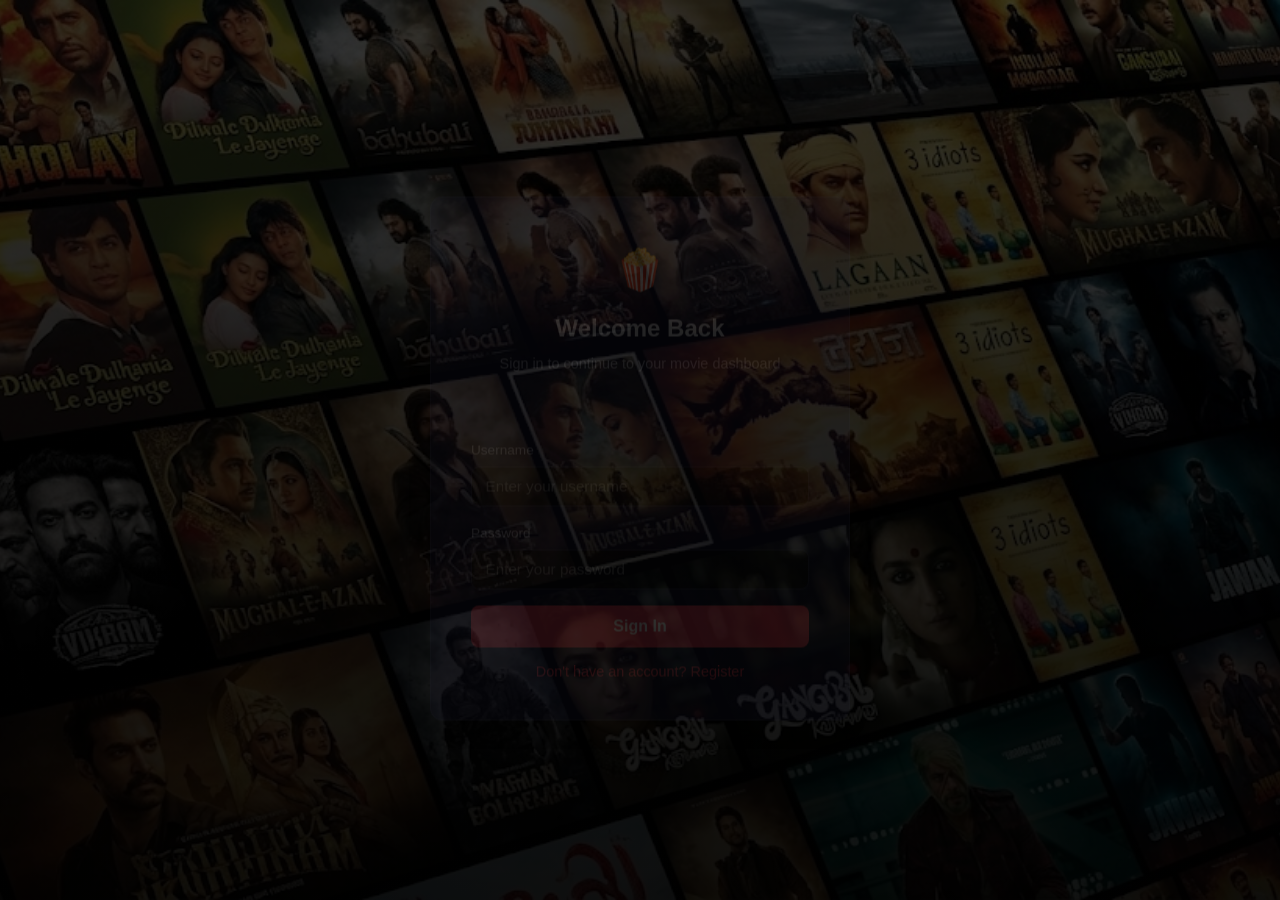
<file: index.html>
<!DOCTYPE html>
<html>
<head>
  <meta charset="UTF-8">
  <meta http-equiv="refresh" content="0; url=movie-recommendation-system/index.html">
  <title>Movie Recommendation System</title>
</head>
<body>
  <p>Redirecting... <a href="movie-recommendation-system/index.html">Click here if not redirected.</a></p>
</body>
</html>
</file>
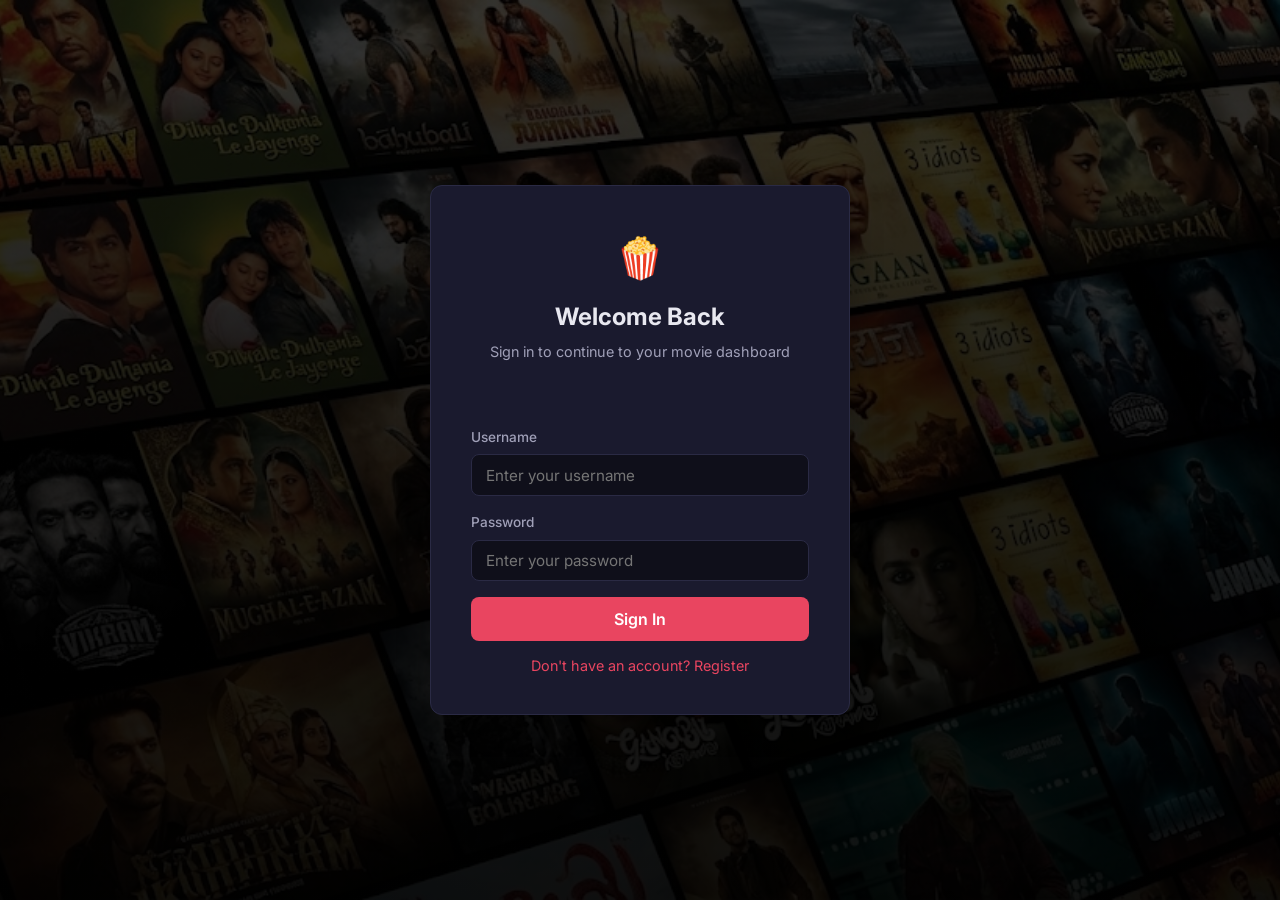
<file: movie-recommendation-system/index.html>
<!DOCTYPE html>
<html lang="en">
<head>
  <meta charset="UTF-8">
  <meta name="viewport" content="width=device-width, initial-scale=1.0">
  <meta name="description" content="Context-Aware Rule-Based Movie Recommendation System — Login">
  <title>CineRule | Login</title>
  <link rel="icon" href="data:image/svg+xml,<svg xmlns=%22http://www.w3.org/2000/svg%22 viewBox=%220 0 100 100%22><text y=%22.9em%22 font-size=%2290%22>🍿</text></svg>">
  <link rel="stylesheet" href="css/style.css">
  <meta name="referrer" content="no-referrer">
</head>
<body>

  <div class="auth-container">
    <div class="auth-card">
      <div class="auth-logo">🍿</div>
      <h1 id="formTitle">Welcome Back</h1>
      <p class="subtitle" id="formSubtitle">Sign in to continue to your movie dashboard</p>

      <div id="authMessage" class="auth-msg"></div>

      <!-- LOGIN FORM -->
      <div id="loginSection">
        <form id="loginForm">
          <div class="form-group">
            <label for="loginUser">Username</label>
            <input type="text" id="loginUser" placeholder="Enter your username" autocomplete="username">
          </div>
          <div class="form-group">
            <label for="loginPass">Password</label>
            <input type="password" id="loginPass" placeholder="Enter your password" autocomplete="current-password">
          </div>
          <button type="submit" class="btn btn-primary">Sign In</button>
        </form>
      </div>

      <!-- REGISTER FORM -->
      <div id="registerSection" class="hidden">
        <form id="registerForm">
          <div class="form-group">
            <label for="regUser">Username</label>
            <input type="text" id="regUser" placeholder="Choose a username" autocomplete="username">
          </div>
          <div class="form-group">
            <label for="regPass">Password</label>
            <input type="password" id="regPass" placeholder="Create a password" autocomplete="new-password">
          </div>
          <div class="form-group">
            <label for="regConfirm">Confirm Password</label>
            <input type="password" id="regConfirm" placeholder="Confirm your password" autocomplete="new-password">
          </div>
          <button type="submit" class="btn btn-primary">Create Account</button>
        </form>
      </div>

      <button class="toggle-btn" id="toggleFormBtn">Don't have an account? Register</button>
    </div>
  </div>

  <script src="js/security.js?v=30"></script>
  <script src="js/auth.js?v=30"></script>
</body>
</html>
</file>
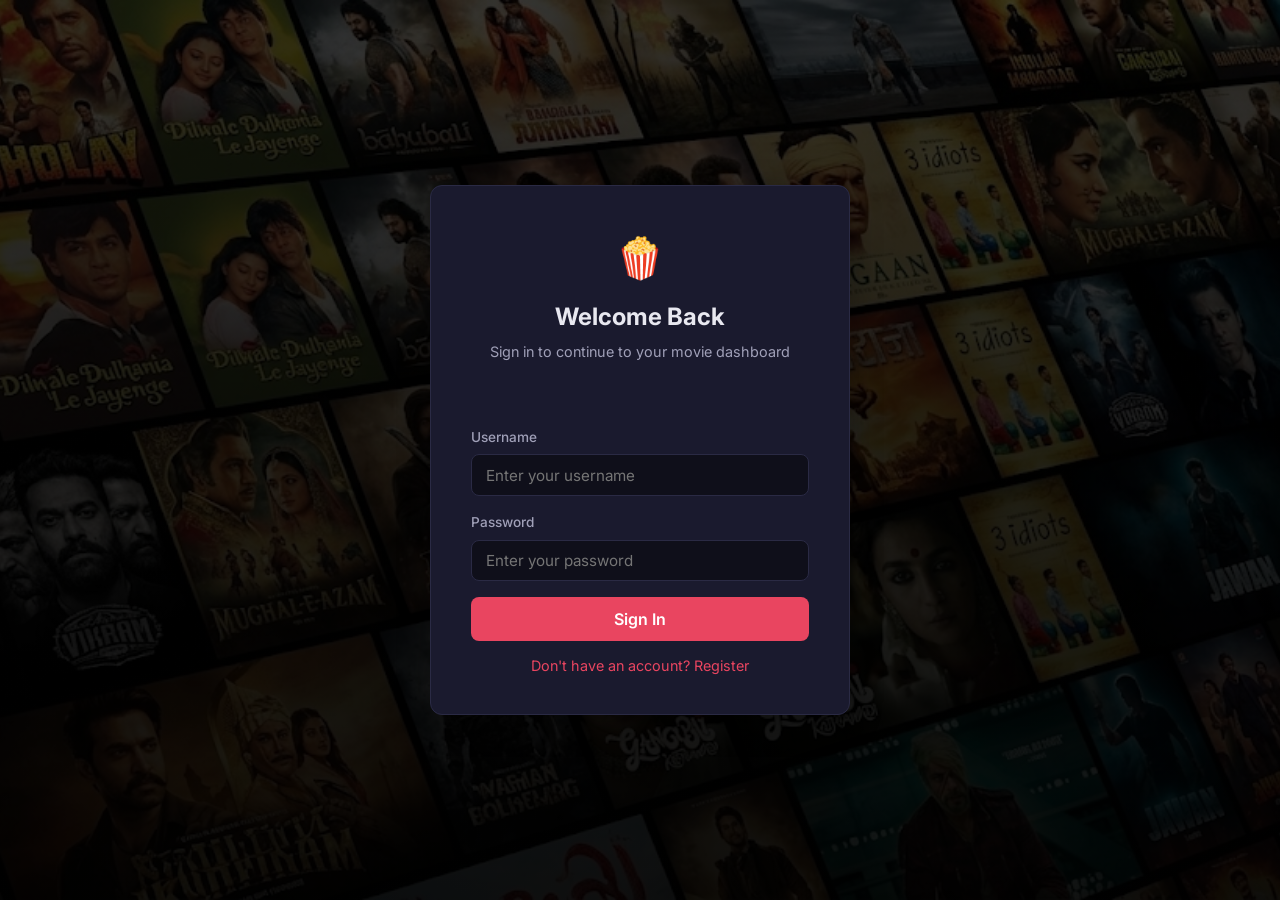
<file: movie-recommendation-system/admin.html>
<!DOCTYPE html>
<html lang="en">
<head>
  <meta charset="UTF-8">
  <meta name="viewport" content="width=device-width, initial-scale=1.0">
  <meta name="description" content="Admin Panel — Context-Aware Rule-Based Movie Recommendation System">
  <title>CineRule | Admin Panel</title>
  <link rel="icon" href="data:image/svg+xml,<svg xmlns=%22http://www.w3.org/2000/svg%22 viewBox=%220 0 100 100%22><text y=%22.9em%22 font-size=%2290%22>🍿</text></svg>">
  <link rel="stylesheet" href="css/style.css?v=30">
  <link rel="stylesheet" href="css/netflix.css?v=30">
  <meta name="referrer" content="no-referrer">
</head>
<body class="netflix-mode">

  <!-- NAVBAR (Same structure as catalog.html) -->
  <nav class="navbar navbar-netflix" id="mainNav">
    <a href="catalog.html" class="nav-brand">🍿 <span>CineRule</span></a>
    <div class="nav-links">
      <a href="catalog.html">🏠 Home</a>
      <a href="admin.html" class="active">⚙️ Admin</a>
    </div>

    <!-- MODERN SEARCH BAR (Synced from Catalog) -->
    <div class="modern-search-container" style="flex: 0 1 350px; margin: 0 2rem;">
      <span class="search-icon">
        <svg viewBox="0 0 24 24" width="18" height="18" fill="none" stroke="currentColor" stroke-width="2.5" stroke-linecap="round" stroke-linejoin="round">
          <circle cx="11" cy="11" r="8"></circle>
          <line x1="21" y1="21" x2="16.65" y2="16.65"></line>
        </svg>
      </span>
      <input type="text" id="catalogSearchInput" class="modern-search-input" placeholder="Search title, year, genre, language...">
    </div>

    <div class="nav-user">
      <span class="user-badge">👤 <span id="userName"></span></span>
      <button class="btn-logout" onclick="logout()">Logout</button>
    </div>
  </nav>

  <!-- PAGE CONTENT -->
  <div class="page-container">
    <div class="page-header">
      <h1>⚙️ Admin Panel</h1>
      <p>Add new movies and create custom recommendation rules.</p>
    </div>

    <div id="adminMessage" class="admin-msg"></div>

    <div class="admin-grid">
      <!-- ADD MOVIE -->
      <div class="admin-section">
        <h2 id="addMovieTitle">🎬 Add New Movie</h2>
        <form id="addMovieForm">
          <input type="hidden" id="editMovieId" value="">
          <div class="form-group">
            <label for="movieTitle">Movie Title</label>
            <input type="text" id="movieTitle" placeholder="e.g. Salaar" required>
          </div>
          <div class="form-group">
            <label>Genres (select one or more)</label>
            <div class="genre-checkboxes">
              <label class="checkbox-label"><input type="checkbox" name="movieGenre" value="Action"> Action</label>
              <label class="checkbox-label"><input type="checkbox" name="movieGenre" value="Comedy"> Comedy</label>
              <label class="checkbox-label"><input type="checkbox" name="movieGenre" value="Romance"> Romance</label>
              <label class="checkbox-label"><input type="checkbox" name="movieGenre" value="Drama"> Drama</label>
              <label class="checkbox-label"><input type="checkbox" name="movieGenre" value="Thriller"> Thriller</label>
              <label class="checkbox-label"><input type="checkbox" name="movieGenre" value="Sci-Fi"> Sci-Fi</label>
              <label class="checkbox-label"><input type="checkbox" name="movieGenre" value="Horror"> Horror</label>
            </div>
          </div>
          <div class="form-row">
            <div class="form-group">
              <label for="movieLang">Language</label>
              <input type="text" id="movieLang" placeholder="e.g. Telugu" required>
            </div>
            <div class="form-group">
              <label for="movieRating">Rating (1–5)</label>
              <div class="custom-number-wrapper">
                <button type="button" class="spinner-btn minus" onclick="this.parentNode.querySelector('input').stepDown()">-</button>
                <input type="number" id="movieRating" min="1" max="10" step="0.1" value="5" required>
                <button type="button" class="spinner-btn plus" onclick="this.parentNode.querySelector('input').stepUp()">+</button>
              </div>
            </div>
          </div>
          <div class="form-row">
            <div class="form-group">
              <label for="movieYear">Year</label>
              <div class="custom-number-wrapper">
                <button type="button" class="spinner-btn minus" onclick="this.parentNode.querySelector('input').stepDown()">-</button>
                <input type="number" id="movieYear" min="1900" max="2030" value="2024" required>
                <button type="button" class="spinner-btn plus" onclick="this.parentNode.querySelector('input').stepUp()">+</button>
              </div>
            </div>
            <div class="form-group">
              <label for="moviePoster">Poster URL (optional)</label>
              <input type="text" id="moviePoster" placeholder="https://...image.jpg or posters/image.png">
            </div>
          </div>
          <button type="submit" class="btn btn-submit">➕ Add Movie</button>
        </form>
      </div>

      <!-- ADD RULE -->
      <div class="admin-section">
        <h2>📏 Add Custom Rule</h2>
        <form id="addRuleForm">
          <div class="form-group">
            <label for="ruleName">Rule Name</label>
            <input type="text" id="ruleName" placeholder="e.g. Action + Morning" required>
          </div>
          <div class="form-row">
            <div class="form-group">
              <label for="ruleGenre">IF Recent Genre =</label>
              <select id="ruleGenre">
                <option value="Any">Any</option>
                <option value="Action">Action</option>
                <option value="Comedy">Comedy</option>
                <option value="Romance">Romance</option>
                <option value="Drama">Drama</option>
                <option value="Thriller">Thriller</option>
                <option value="Sci-Fi">Sci-Fi</option>
                <option value="Horror">Horror</option>
              </select>
            </div>
            <div class="form-group">
              <label for="ruleTime">AND Time =</label>
              <select id="ruleTime">
                <option value="Any">Any</option>
                <option value="Morning">Morning</option>
                <option value="Evening">Evening</option>
                <option value="Night">Night</option>
              </select>
            </div>
          </div>
          <div class="form-group">
            <label for="ruleTargetGenres">THEN Recommend Genres (comma separated)</label>
            <input type="text" id="ruleTargetGenres" placeholder="e.g. Action, Thriller" required>
          </div>
          <div class="form-group">
            <label for="ruleReason">Reason / Explanation</label>
            <input type="text" id="ruleReason" placeholder="e.g. Morning action fans love thrillers!" required>
          </div>
          <button type="submit" class="btn btn-submit">➕ Add Rule</button>
        </form>
      </div>
    </div>

    <!-- EXISTING RULES -->
    <div class="full-width-section">
      <div style="display: flex; align-items: center; justify-content: space-between; margin-bottom: 1rem;">
        <h2>📏 All Rules</h2>
        <button id="openRulesBtn" class="btn btn-submit" type="button">📂 View Rules Dictionary</button>
      </div>

      <dialog id="rulesModal" class="rules-modal">
        <div class="modal-header">
          <h2>🧠 Rule Dictionary (Checked in order)</h2>
          <button id="closeRulesBtn" class="btn btn-remove-sm" type="button">❌ Close</button>
        </div>
        <div class="modal-body">
          <div id="rulesList"></div>
        </div>
      </dialog>
    </div>

    <!-- ALL MOVIES TABLE -->
    <div class="full-width-section">
      <div style="display: flex; justify-content: space-between; align-items: center; margin-bottom: 1rem; flex-wrap: wrap; gap: 1rem;">
        <h2 style="margin: 0;">🎬 All Movies</h2>
        <div class="admin-controls" style="display: flex; align-items: center; gap: 1.5rem; flex-wrap: wrap;">
          <div class="modern-search-container">
            <span class="search-icon">
              <svg viewBox="0 0 24 24" width="18" height="18" fill="none" stroke="currentColor" stroke-width="2.5" stroke-linecap="round" stroke-linejoin="round">
                <circle cx="11" cy="11" r="8"></circle>
                <line x1="21" y1="21" x2="16.65" y2="16.65"></line>
              </svg>
            </span>
            <input type="text" id="adminSearchInput" class="modern-search-input" placeholder="Search title, year, genre, language...">
          </div>
          <div class="sort-controls" style="display: flex; align-items: center; gap: 0.75rem;">
            <span style="font-weight: 600; color: #cbd5e1; font-size: 0.9rem; text-transform: uppercase; letter-spacing: 0.5px;">Sort by:</span>
            <div class="modern-dropdown" id="adminSortDropdown">
              <button class="dropdown-trigger" id="sortDropdownTrigger" type="button">
              <span class="trigger-label">Default ID</span>
              <svg class="trigger-chevron" viewBox="0 0 24 24" width="18" height="18" fill="none" stroke="currentColor" stroke-width="2.5" stroke-linecap="round" stroke-linejoin="round">
                <polyline points="6 9 12 15 18 9"></polyline>
              </svg>
            </button>
            <div class="dropdown-menu" id="sortDropdownMenu">
              <div class="dropdown-item active" data-value="default">
                <span class="item-icon">🆔</span>
                <span>Default ID</span>
              </div>
              <div class="dropdown-item" data-value="name_asc">
                <span class="item-icon">🔠</span>
                <span>Name (A-Z)</span>
              </div>
              <div class="dropdown-item" data-value="name_desc">
                <span class="item-icon">🔡</span>
                <span>Name (Z-A)</span>
              </div>
              <div class="dropdown-item" data-value="date_desc">
                <span class="item-icon">🆕</span>
                <span>Year (Newest)</span>
              </div>
              <div class="dropdown-item" data-value="date_asc">
                <span class="item-icon">⏳</span>
                <span>Year (Oldest)</span>
              </div>
              <div class="dropdown-item" data-value="rating_desc">
                <span class="item-icon">⭐</span>
                <span>Rating (High-Low)</span>
              </div>
              <div class="dropdown-item" data-value="rating_asc">
                <span class="item-icon">📉</span>
                <span>Rating (Low-High)</span>
              </div>
              <div class="dropdown-item" data-value="language">
                <span class="item-icon">🌐</span>
                <span>Language</span>
              </div>
              <div class="dropdown-item" data-value="genre">
                <span class="item-icon">🎭</span>
                <span>Genre (Primary)</span>
              </div>
            </div>
          </div>
        </div>
      </div>
      <div style="overflow-x: auto;">
        <table class="admin-table">
          <thead>
            <tr>
              <th>Title</th>
              <th>Genre(s)</th>
              <th>Language</th>
              <th>Rating</th>
              <th>Year</th>
              <th>Actions</th>
            </tr>
          </thead>
          <tbody id="movieTableBody"></tbody>
        </table>
      </div>
    </div>
  </div>

  <script src="js/security.js?v=30"></script>
  <script src="js/data.js?v=30"></script>
  <script src="js/auth.js?v=30"></script>
  <script src="js/admin.js?v=30"></script>
</body>
</html>
</file>
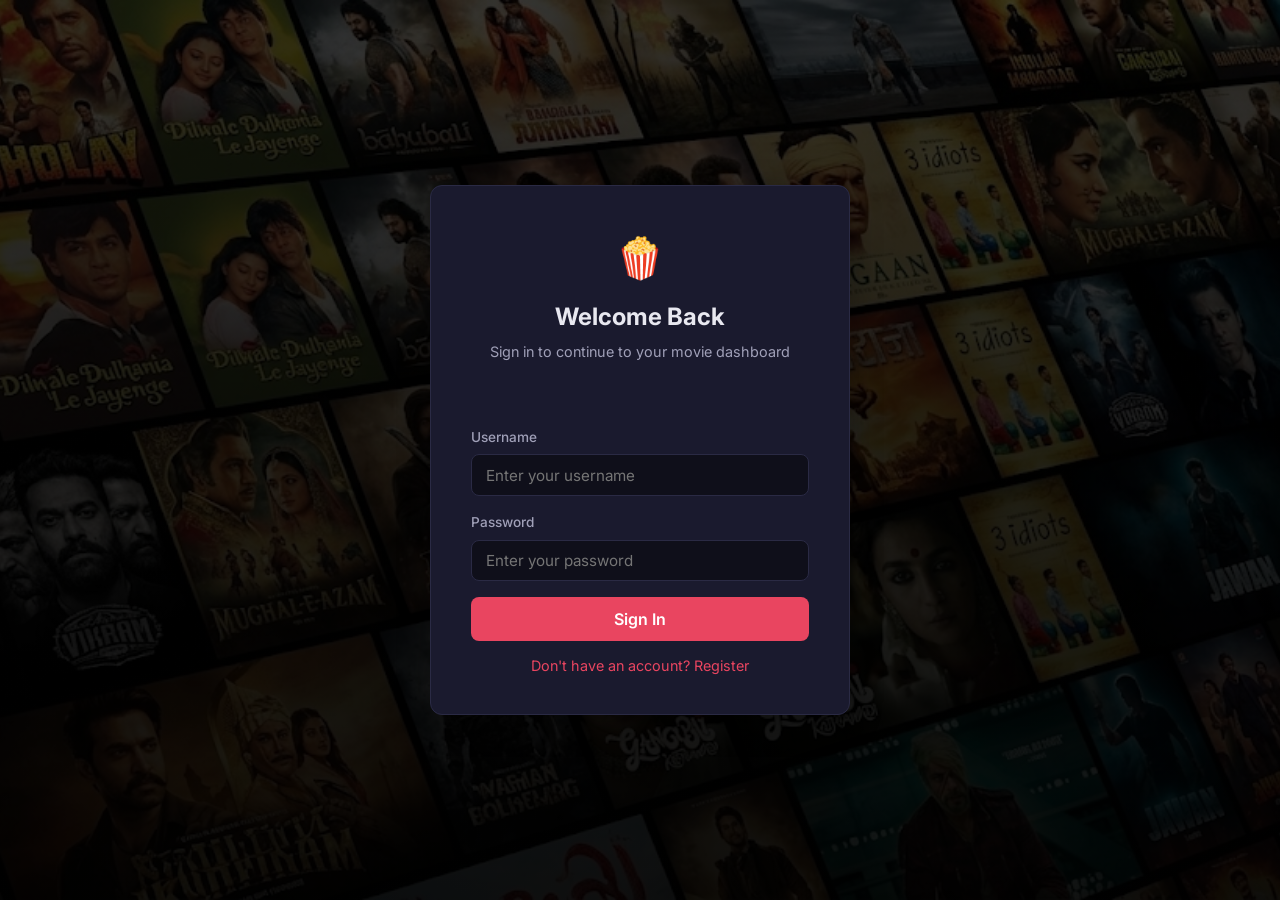
<file: movie-recommendation-system/catalog.html>
<!DOCTYPE html>
<html lang="en">
<head>
  <meta charset="UTF-8">
  <meta name="viewport" content="width=device-width, initial-scale=1.0">
  <meta name="description" content="CineRule — Your premium Indian cinema streaming experience">
  <title>CineRule | Home</title>
  <link rel="icon" href="data:image/svg+xml,<svg xmlns=%22http://www.w3.org/2000/svg%22 viewBox=%220 0 100 100%22><text y=%22.9em%22 font-size=%2290%22>🍿</text></svg>">
  <link rel="stylesheet" href="css/style.css">
  <link rel="stylesheet" href="css/netflix.css">
  <meta name="referrer" content="no-referrer">
</head>
<body class="netflix-mode">

  <!-- NAVBAR (transparent, becomes solid on scroll) -->
  <nav class="navbar navbar-netflix" id="mainNav">
    <a href="catalog.html" class="nav-brand">🍿 <span>CineRule</span></a>
    <div class="nav-links">
      <a href="catalog.html" class="active">🏠 Home</a>
      <a href="recommend.html" id="navRecommend">🎯 Recommend</a>
      <a href="admin.html">⚙️ Admin</a>
    </div>

    <!-- MODERN SEARCH BAR (Integrated into Netflix Navbar) -->
    <div class="modern-search-container" style="flex: 0 1 350px; margin: 0 2rem;">
      <span class="search-icon">
        <svg viewBox="0 0 24 24" width="18" height="18" fill="none" stroke="currentColor" stroke-width="2.5" stroke-linecap="round" stroke-linejoin="round">
          <circle cx="11" cy="11" r="8"></circle>
          <line x1="21" y1="21" x2="16.65" y2="16.65"></line>
        </svg>
      </span>
      <input type="text" id="catalogSearchInput" class="modern-search-input" placeholder="Search title, year, genre, language...">
    </div>

    <div class="nav-user">
      <span class="user-badge">👤 <span id="userName"></span></span>
      <button class="btn-logout" onclick="logout()">Logout</button>
    </div>
  </nav>

  <!-- HERO BANNER -->
  <section class="hero-section" id="heroBanner">
    <div class="hero-backdrop" id="heroBackdrop"></div>
    <div class="hero-grain"></div>
    <div class="hero-gradient"></div>
    
    <button class="hero-nav-btn hero-nav-btn-prev" id="heroPrev">
      <svg viewBox="0 0 24 24" fill="none" stroke="currentColor" stroke-width="2" stroke-linecap="round" stroke-linejoin="round"><polyline points="15 18 9 12 15 6"></polyline></svg>
    </button>
    <button class="hero-nav-btn hero-nav-btn-next" id="heroNext">
      <svg viewBox="0 0 24 24" fill="none" stroke="currentColor" stroke-width="2" stroke-linecap="round" stroke-linejoin="round"><polyline points="9 18 15 12 9 6"></polyline></svg>
    </button>

    <div class="hero-content" id="heroContent">
      <!-- Dynamically populated -->
    </div>
  </section>

  <!-- MAIN CONTENT: Genre Rows -->
  <main class="netflix-main" id="netflixMain">
    <!-- Dynamically populated carousels -->
  </main>

  <!-- MOVIE DETAIL MODAL -->
  <div class="movie-modal-overlay" id="movieModalOverlay">
    <div class="movie-modal" id="movieModal">
      <button class="modal-close" id="modalClose">&times;</button>
      <div class="modal-backdrop" id="modalBackdrop"></div>
      <div class="modal-body" id="modalBody"></div>
    </div>
  </div>

  <script src="js/security.js?v=30"></script>
  <script src="js/data.js?v=30"></script>
  <script src="js/auth.js?v=30"></script>
  <script src="js/catalog.js?v=30"></script>
</body>
</html>
</file>
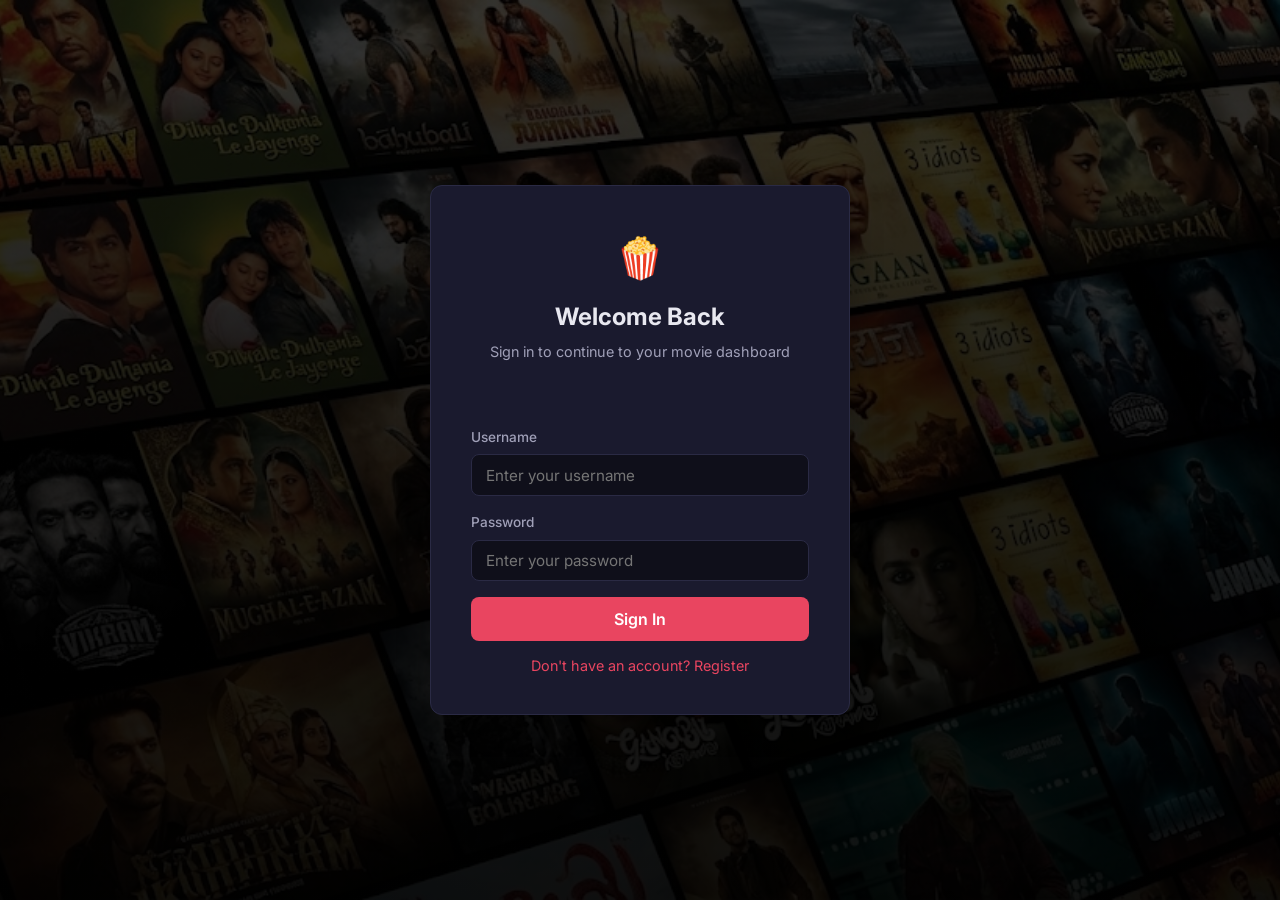
<file: movie-recommendation-system/movie.html>
<!DOCTYPE html>
<html lang="en">
<head>
  <meta charset="UTF-8">
  <meta name="viewport" content="width=device-width, initial-scale=1.0">
  <title>CineRule | Movie Details</title>
  <link rel="icon" href="data:image/svg+xml,<svg xmlns=%22http://www.w3.org/2000/svg%22 viewBox=%220 0 100 100%22><text y=%22.9em%22 font-size=%2290%22>🍿</text></svg>">
  <link rel="stylesheet" href="css/style.css">
  <link rel="stylesheet" href="css/netflix.css">
  <style>
    /* Dedicated Movie Page Styles */
    .movie-page-hero {
      position: relative;
      width: 100%;
      height: 75vh;
      display: flex;
      align-items: center;
      padding: 0 5%;
      margin-top: 75px; 
      background: #000;
    }
    .mp-backdrop {
      position: absolute;
      inset: 0;
      background-size: cover;
      background-position: center top;
      z-index: 1;
    }
    .mp-gradient {
      position: absolute;
      inset: 0;
      background: linear-gradient(to right, #141414 10%, transparent 60%),
                  linear-gradient(to top, #141414 0%, transparent 40%);
      z-index: 2;
    }
    .mp-content {
      position: relative;
      z-index: 3;
      max-width: 60%;
    }
    .mp-title {
      font-size: 5rem;
      font-weight: 900;
      line-height: 1.1;
      margin-bottom: 1rem;
      color: #fff;
      text-transform: uppercase;
      letter-spacing: -2px;
    }
    .mp-meta {
      display: flex;
      gap: 1rem;
      color: #bcbcbc;
      font-size: 1.2rem;
      margin-bottom: 1.5rem;
      align-items: center;
    }
    .mp-match {
      color: #46d369;
      font-weight: bold;
    }
    .mp-synopsis {
      font-size: 1.3rem;
      line-height: 1.5;
      color: #fff;
      margin-bottom: 2rem;
    }
    .mp-cast {
      font-size: 1rem;
      color: #777;
      margin-bottom: 2rem;
    }
    .mp-cast span {
      color: #fff;
    }
    .mp-actions {
      display: flex;
      gap: 1rem;
    }
    .mp-btn {
      padding: 0.8rem 2.5rem;
      font-size: 1.3rem;
      font-weight: bold;
      border-radius: 4px;
      cursor: pointer;
      display: flex;
      align-items: center;
      gap: 0.5rem;
      border: none;
    }
    .mp-btn-play { background: #fff; color: #000; }
    .mp-btn-play:hover { background: #e6e6e6; }
    .mp-btn-add { background: rgba(109,109,110,0.7); color: #fff; }
    .mp-btn-add:hover { background: rgba(109,109,110,0.5); }
    
    .similar-container {
      padding: 2rem 5%;
      background: #141414;
    }
    .similar-title {
      font-size: 1.5rem;
      margin-bottom: 1rem;
      font-weight: bold;
      color: #e5e5e5;
    }
  </style>
  <meta name="referrer" content="no-referrer">
</head>
<body class="netflix-mode">

  <!-- NAVBAR (same structure as catalog.html) -->
  <nav class="navbar navbar-netflix" id="mainNav">
    <a href="catalog.html" class="nav-brand">🍿 <span>CineRule</span></a>
    <div class="nav-links">
      <a href="catalog.html">🏠 Home</a>
      <a href="recommend.html">🎯 Recommend</a>
      <a href="admin.html">⚙️ Admin</a>
    </div>

    <!-- MODERN SEARCH BAR (Synced from Catalog) -->
    <div class="modern-search-container" style="flex: 0 1 350px; margin: 0 2rem;">
      <span class="search-icon">
        <svg viewBox="0 0 24 24" width="18" height="18" fill="none" stroke="currentColor" stroke-width="2.5" stroke-linecap="round" stroke-linejoin="round">
          <circle cx="11" cy="11" r="8"></circle>
          <line x1="21" y1="21" x2="16.65" y2="16.65"></line>
        </svg>
      </span>
      <input type="text" id="catalogSearchInput" class="modern-search-input" placeholder="Search title, year, genre, language...">
    </div>

    <div class="nav-user">
      <span class="user-badge">👤 <span id="userName"></span></span>
      <button class="btn-logout" onclick="logout()">Logout</button>
    </div>
  </nav>

  <!-- Movie Details Hero -->
  <main id="movieContent"></main>

  <!-- Similar Movies -->
  <section class="similar-container">
    <h2 class="similar-title">More Like This</h2>
    <div class="carousel-container">
      <div class="carousel-track" id="similarMovies"></div>
    </div>
  </section>

  <!-- Scripts -->
  <script src="js/security.js?v=30"></script>
  <script src="js/data.js?v=30"></script>
  <script src="js/auth.js?v=30"></script>
  <script src="js/movie.js?v=30"></script>
</body>
</html>
</file>
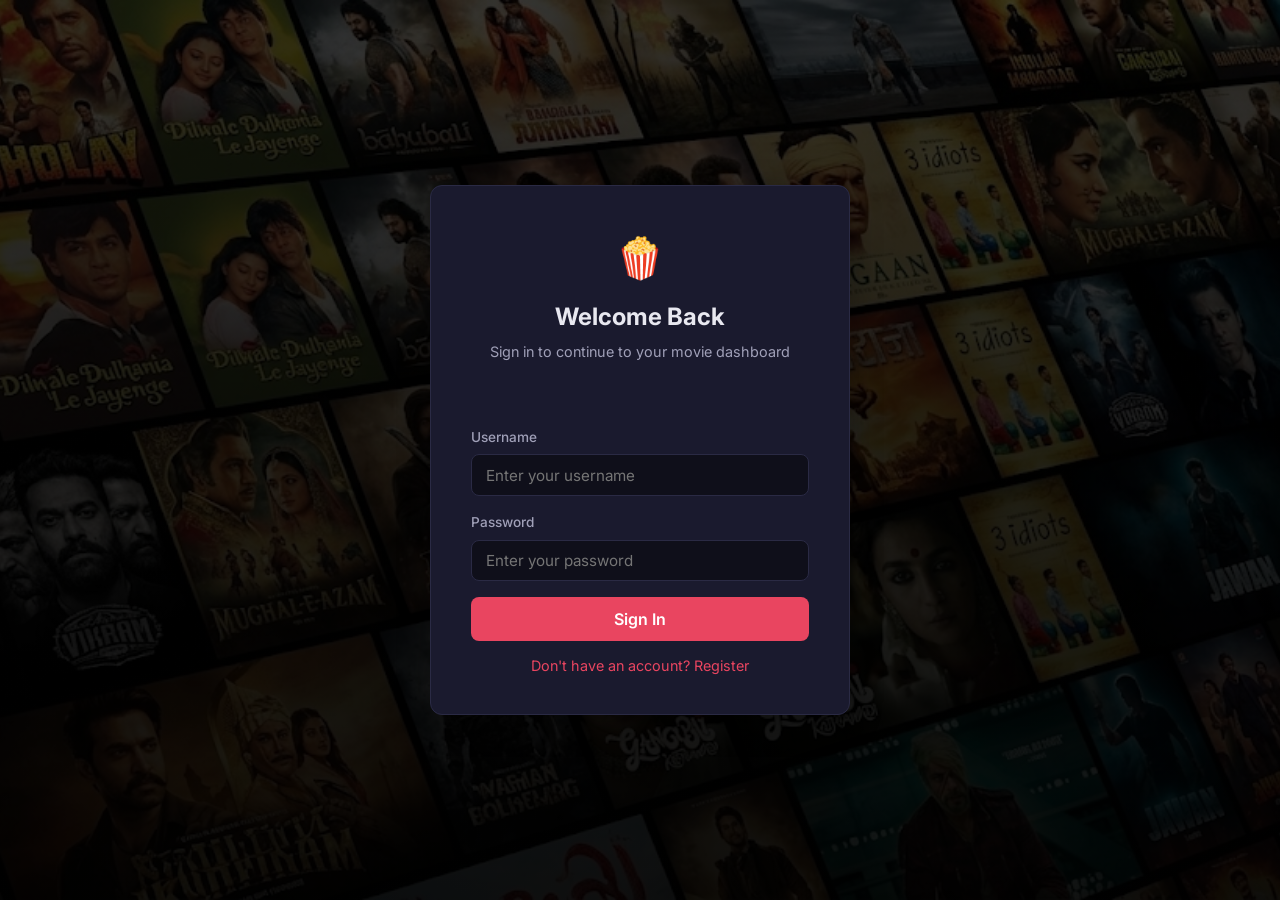
<file: movie-recommendation-system/recommend.html>
<!DOCTYPE html>
<html lang="en">
<head>
  <meta charset="UTF-8">
  <meta name="viewport" content="width=device-width, initial-scale=1.0">
  <meta name="description" content="Get personalized movie recommendations — Context-Aware Rule-Based Movie Recommendation System">
  <title>CineRule | Recommendations</title>
  <link rel="icon" href="data:image/svg+xml,<svg xmlns=%22http://www.w3.org/2000/svg%22 viewBox=%220 0 100 100%22><text y=%22.9em%22 font-size=%2290%22>🍿</text></svg>">
  <link rel="stylesheet" href="css/style.css">
  <link rel="stylesheet" href="css/netflix.css">
  <meta name="referrer" content="no-referrer">
</head>
<body class="netflix-mode">

  <!-- NAVBAR (transparent, becomes solid on scroll) -->
  <nav class="navbar navbar-netflix" id="mainNav">
    <a href="catalog.html" class="nav-brand">🍿 <span>CineRule</span></a>
    <div class="nav-links">
      <a href="catalog.html">🏠 Home</a>
      <a href="recommend.html" class="active">🎯 Recommend</a>
      <a href="admin.html">⚙️ Admin</a>
    </div>

    <!-- MODERN SEARCH BAR (Synced from Catalog) -->
    <div class="modern-search-container" style="flex: 0 1 350px; margin: 0 2rem;">
      <span class="search-icon">
        <svg viewBox="0 0 24 24" width="18" height="18" fill="none" stroke="currentColor" stroke-width="2.5" stroke-linecap="round" stroke-linejoin="round">
          <circle cx="11" cy="11" r="8"></circle>
          <line x1="21" y1="21" x2="16.65" y2="16.65"></line>
        </svg>
      </span>
      <input type="text" id="catalogSearchInput" class="modern-search-input" placeholder="Search title, year, genre, language...">
    </div>

    <div class="nav-user">
      <span class="user-badge">👤 <span id="userName"></span></span>
      <button class="btn-logout" onclick="logout()">Logout</button>
    </div>
  </nav>

  <!-- PAGE CONTENT -->
  <div class="page-container">
    <div class="page-header">
      <h1>🎯 Get Recommendations</h1>
      <p>Click the button to analyze your watch history and get personalized movie recommendations.</p>
    </div>

    <!-- Get Recommendations Button -->
    <div class="rec-controls">
      <button class="btn btn-recommend" id="getRecBtn">🎯 Get Recommendations</button>
    </div>

    <!-- Watch History -->
    <div class="watch-history">
      <h3>📜 Your Watch History (Recent First)</h3>
      <div id="watchHistoryList"></div>
    </div>

    <!-- Context Analysis -->
    <div class="context-box" id="contextBox">
      <h3>📊 Your Context</h3>
      <p style="color: var(--text-secondary);">Click "Get Recommendations" to analyze your context.</p>
    </div>

    <!-- Rule Reasoning (CRITICAL FOR DEMO) -->
    <div class="reason-box" id="reasonBox">
      <h3>🧠 Rule Engine Output</h3>
      <p style="color: var(--text-secondary);">The rule that fired and its reasoning will appear here.</p>
    </div>

    <!-- Recommended Movies -->
    <div class="rec-section">
      <h2>🍿 Recommended Movies</h2>
      <div class="movie-grid" id="recGrid">
        <p class="empty-msg">Recommendations will appear here after you click the button above.</p>
      </div>
    </div>
  </div>

  <script src="js/security.js?v=30"></script>
  <script src="js/data.js?v=30"></script>
  <script src="js/auth.js?v=30"></script>
  <script src="js/engine.js?v=30"></script>
  <script src="js/recommend.js?v=30"></script>
</body>
</html>
</file>
<file: movie-recommendation-system/css/style.css>
/* ==========================================
   STYLE.CSS — Global Styles for Movie Recommendation System
   ========================================== */

/* ---- Google Fonts ---- */
@import url('https://fonts.googleapis.com/css2?family=Inter:wght@300;400;500;600;700;800&display=swap');

/* ---- CSS Variables ---- */
:root {
  --bg-primary: #0f0f1a;
  --bg-secondary: #1a1a2e;
  --bg-card: #16213e;
  --bg-card-hover: #1a2747;
  --bg-input: #0f0f1a;
  --text-primary: #e8e8f0;
  --text-secondary: #a0a0b8;
  --text-muted: #6c6c8a;
  --accent: #e94560;
  --accent-hover: #ff6b81;
  --accent-glow: rgba(233, 69, 96, 0.3);
  --success: #2ecc71;
  --success-bg: rgba(46, 204, 113, 0.15);
  --warning: #f39c12;
  --warning-bg: rgba(243, 156, 18, 0.15);
  --error: #e74c3c;
  --error-bg: rgba(231, 76, 60, 0.15);
  --border: #2a2a44;
  --gradient-1: linear-gradient(135deg, #e94560, #0f3460);
  --gradient-2: linear-gradient(135deg, #533483, #0f3460);
  --shadow: 0 8px 32px rgba(0, 0, 0, 0.3);
  --shadow-sm: 0 4px 12px rgba(0, 0, 0, 0.2);
  --radius: 12px;
  --radius-sm: 8px;
}

/* ---- Reset & Base ---- */
*, *::before, *::after {
  box-sizing: border-box;
  margin: 0;
  padding: 0;
}

html {
  scroll-behavior: smooth;
}

body {
  font-family: 'Inter', -apple-system, BlinkMacSystemFont, sans-serif;
  background: var(--bg-primary);
  color: var(--text-primary);
  min-height: 100vh;
  line-height: 1.6;
}

a {
  color: var(--accent);
  text-decoration: none;
  transition: color 0.2s;
}

a:hover {
  color: var(--accent-hover);
}

/* ---- Navbar ---- */
.navbar {
  background: var(--bg-secondary);
  border-bottom: 1px solid var(--border);
  padding: 0 2rem;
  display: flex;
  align-items: center;
  justify-content: space-between;
  height: 64px;
  position: sticky;
  top: 0;
  z-index: 100;
  backdrop-filter: blur(10px);
}

.nav-brand {
  display: flex;
  align-items: center;
  gap: 0.5rem;
  font-weight: 700;
  font-size: 1.2rem;
  color: var(--text-primary);
}

.nav-brand span {
  background: var(--gradient-1);
  -webkit-background-clip: text;
  -webkit-text-fill-color: transparent;
  background-clip: text;
}

.nav-brand:hover {
  transform: scale(1.05);
  opacity: 0.9;
}


.nav-links {
  display: flex;
  gap: 0.5rem;
  align-items: center;
}

.nav-links a {
  padding: 0.5rem 1rem;
  border-radius: var(--radius-sm);
  color: var(--text-secondary);
  font-size: 0.9rem;
  font-weight: 500;
  transition: all 0.2s;
}

.nav-links a:hover,
.nav-links a.active {
  background: rgba(233, 69, 96, 0.1);
  color: var(--accent);
}

.nav-user {
  display: flex;
  align-items: center;
  gap: 0.75rem;
}

.nav-user .user-badge {
  background: var(--bg-card);
  padding: 0.35rem 0.75rem;
  border-radius: 20px;
  font-size: 0.85rem;
  color: var(--text-secondary);
}

.btn-logout {
  background: transparent;
  border: 1px solid var(--border);
  color: var(--text-secondary);
  padding: 0.35rem 0.75rem;
  border-radius: var(--radius-sm);
  cursor: pointer;
  font-size: 0.85rem;
  transition: all 0.2s;
}

.btn-logout:hover {
  border-color: var(--error);
  color: var(--error);
}

/* ---- Page Container ---- */
.page-container {
  max-width: 1200px;
  margin: 0 auto;
  padding: 2rem;
}

.page-header {
  margin-bottom: 2rem;
}

.page-header h1 {
  font-size: 1.8rem;
  font-weight: 700;
  margin-bottom: 0.5rem;
}

.page-header p {
  color: var(--text-secondary);
  font-size: 0.95rem;
}

/* ---- Auth Page ---- */
.auth-container {
  display: flex;
  align-items: center;
  justify-content: center;
  min-height: 100vh;
  padding: 2rem;
  background: linear-gradient(rgba(0, 0, 0, 0.7), rgba(0, 0, 0, 0.9)), url('../posters/login-bg.jpg');
  background-size: cover;
  background-position: center;
  background-attachment: fixed;
}

.auth-card {
  background: var(--bg-secondary);
  border: 1px solid var(--border);
  border-radius: var(--radius);
  padding: 2.5rem;
  width: 100%;
  max-width: 420px;
  box-shadow: var(--shadow);
}

.auth-logo {
  text-align: center;
  font-size: 2.5rem;
  margin-bottom: 0.5rem;
}

.auth-card h1 {
  text-align: center;
  font-size: 1.5rem;
  font-weight: 700;
  margin-bottom: 0.25rem;
}

.auth-card .subtitle {
  text-align: center;
  color: var(--text-secondary);
  font-size: 0.9rem;
  margin-bottom: 1.5rem;
}

.form-group {
  margin-bottom: 1rem;
}

.form-group label {
  display: block;
  font-size: 0.85rem;
  font-weight: 500;
  color: var(--text-secondary);
  margin-bottom: 0.35rem;
}

.form-group input,
.form-group select,
.form-group textarea {
  width: 100%;
  padding: 0.65rem 0.85rem;
  background: var(--bg-input);
  border: 1px solid var(--border);
  border-radius: var(--radius-sm);
  color: var(--text-primary);
  font-size: 0.95rem;
  font-family: inherit;
  transition: border-color 0.2s;
}

.form-group input:focus,
.form-group select:focus,
.form-group textarea:focus {
  outline: none;
  border-color: var(--accent);
  box-shadow: 0 0 0 3px var(--accent-glow);
}

/* Custom Number Input Wrapper */
input[type=number]::-webkit-inner-spin-button, 
input[type=number]::-webkit-outer-spin-button { 
  -webkit-appearance: none; 
  margin: 0; 
}
input[type=number] {
  -moz-appearance: textfield;
  appearance: textfield;
}

.custom-number-wrapper {
  position: relative;
  display: flex;
  width: 100%;
}

.custom-number-wrapper input {
  text-align: center;
  font-weight: 600;
  letter-spacing: 1px;
  padding: 0.65rem 2.8rem !important;
}

.spinner-btn {
  position: absolute;
  top: 50%;
  transform: translateY(-50%);
  width: 2rem;
  height: 2rem;
  border-radius: var(--radius-sm);
  background: var(--bg-card);
  border: 1px solid var(--border);
  color: var(--text-primary);
  font-size: 1.2rem;
  display: flex;
  align-items: center;
  justify-content: center;
  cursor: pointer;
  transition: all 0.2s cubic-bezier(0.175, 0.885, 0.32, 1.275);
  box-shadow: 0 2px 8px rgba(0,0,0,0.2);
  z-index: 2;
}

.spinner-btn.minus {
  left: 0.4rem;
}

.spinner-btn.plus {
  right: 0.4rem;
}

.spinner-btn:hover {
  background: var(--accent);
  border-color: var(--accent-hover);
  color: white;
  transform: translateY(-50%) scale(1.1);
  box-shadow: 0 0 10px var(--accent-glow);
}

.spinner-btn:active {
  transform: translateY(-50%) scale(0.9);
}

/* ---- Buttons ---- */
.btn {
  display: inline-flex;
  align-items: center;
  justify-content: center;
  gap: 0.4rem;
  padding: 0.6rem 1.2rem;
  border-radius: var(--radius-sm);
  font-size: 0.9rem;
  font-weight: 600;
  font-family: inherit;
  cursor: pointer;
  border: none;
  transition: all 0.25s;
}

.btn-primary {
  background: var(--accent);
  color: white;
  width: 100%;
  padding: 0.75rem;
  font-size: 1rem;
}

.btn-primary:hover {
  background: var(--accent-hover);
  box-shadow: 0 4px 20px var(--accent-glow);
  transform: translateY(-1px);
}

.btn-watch {
  background: var(--accent);
  color: white;
  width: 100%;
}

.btn-watch:hover {
  background: var(--accent-hover);
  box-shadow: 0 4px 15px var(--accent-glow);
  transform: translateY(-1px);
}

.btn-watched {
  background: var(--success-bg);
  color: var(--success);
  width: 100%;
  cursor: default;
}

.btn-recommend {
  background: var(--gradient-1);
  color: white;
  padding: 0.85rem 2rem;
  font-size: 1.05rem;
  border-radius: var(--radius);
}

.btn-recommend:hover {
  box-shadow: 0 4px 25px var(--accent-glow);
  transform: translateY(-2px);
}

.btn-submit {
  background: var(--accent);
  color: white;
  padding: 0.65rem 1.5rem;
}

.btn-submit:hover {
  background: var(--accent-hover);
}

.toggle-btn {
  background: transparent;
  border: none;
  color: var(--accent);
  font-size: 0.9rem;
  cursor: pointer;
  margin-top: 1rem;
  display: block;
  width: 100%;
  text-align: center;
  font-family: inherit;
}

.toggle-btn:hover {
  color: var(--accent-hover);
}

/* ---- Messages ---- */
.auth-msg, .admin-msg {
  text-align: center;
  padding: 0.5rem;
  border-radius: var(--radius-sm);
  font-size: 0.85rem;
  margin-bottom: 1rem;
  min-height: 1.5rem;
}

.auth-msg.error, .admin-msg.error {
  background: var(--error-bg);
  color: var(--error);
}

.auth-msg.success, .admin-msg.success {
  background: var(--success-bg);
  color: var(--success);
}

.hidden {
  display: none !important;
}

/* ---- Movie Grid ---- */
.catalog-toolbar {
  display: flex;
  gap: 1rem;
  margin-bottom: 1.5rem;
  flex-wrap: wrap;
}

.catalog-toolbar input,
.catalog-toolbar select {
  padding: 0.6rem 0.85rem;
  background: var(--bg-secondary);
  border: 1px solid var(--border);
  border-radius: var(--radius-sm);
  color: var(--text-primary);
  font-size: 0.9rem;
  font-family: inherit;
}

.catalog-toolbar input {
  flex: 1;
  min-width: 200px;
}

.catalog-toolbar input:focus,
.catalog-toolbar select:focus {
  outline: none;
  border-color: var(--accent);
}

.movie-grid {
  display: grid;
  grid-template-columns: repeat(auto-fill, minmax(240px, 1fr));
  gap: 1.5rem;
}

.movie-card {
  background: var(--bg-card);
  border: 1px solid var(--border);
  border-radius: var(--radius);
  padding: 1.25rem;
  transition: all 0.3s;
  position: relative;
  overflow: hidden;
}

.movie-card::before {
  content: '';
  position: absolute;
  top: 0;
  left: 0;
  right: 0;
  height: 3px;
  background: var(--gradient-1);
  opacity: 0;
  transition: opacity 0.3s;
}

.movie-card:hover {
  background: var(--bg-card-hover);
  transform: translateY(-4px);
  box-shadow: var(--shadow);
}

.movie-card:hover::before {
  opacity: 1;
}

.movie-card.watched {
  border-color: var(--success);
  border-style: solid;
}

.movie-card.watched::before {
  background: var(--success);
  opacity: 1;
}

.movie-card.recommended {
  border-color: var(--accent);
}

.movie-card.recommended::before {
  opacity: 1;
}

.movie-poster {
  text-align: center;
  background: rgba(233, 69, 96, 0.05);
  border-radius: var(--radius-sm);
  margin-bottom: 1rem;
  overflow: hidden;
  aspect-ratio: 2 / 3;
}

.movie-poster img {
  width: 100%;
  height: 100%;
  object-fit: cover;
  border-radius: var(--radius-sm);
  transition: transform 0.3s;
}

.movie-card:hover .movie-poster img {
  transform: scale(1.05);
}

.movie-poster.poster-fallback {
  display: flex;
  align-items: center;
  justify-content: center;
  font-size: 3rem;
}

/* Card Actions (watch + remove) */
.card-actions {
  display: flex;
  gap: 0.5rem;
  margin-top: 0.75rem;
  align-items: stretch;
}

.card-actions .btn-watch,
.card-actions .btn-watched {
  flex: 1;
  margin-top: 0;
}

.btn-remove {
  background: rgba(231, 76, 60, 0.1);
  color: var(--error);
  border: 1px solid transparent;
  padding: 0.5rem;
  min-width: 40px;
  font-size: 1rem;
}

.btn-remove:hover {
  background: var(--error-bg);
  border-color: var(--error);
}

.btn-remove-sm {
  background: rgba(231, 76, 60, 0.1);
  color: var(--error);
  border: 1px solid transparent;
  border-radius: var(--radius-sm);
  padding: 0.3rem 0.6rem;
  cursor: pointer;
  font-size: 0.9rem;
  transition: all 0.2s;
}

.btn-remove-sm:hover {
  background: var(--error-bg);
  border-color: var(--error);
}

.movie-info {
  display: flex;
  flex-direction: column;
}

.movie-title {
  font-size: 1rem;
  font-weight: 600;
  margin-bottom: 0.5rem;
  line-height: 1.3;
}

.movie-meta {
  display: flex;
  gap: 0.4rem;
  flex-wrap: wrap;
  margin-bottom: 0.5rem;
}

.genre-badge {
  background: rgba(233, 69, 96, 0.15);
  color: var(--accent);
  padding: 0.2rem 0.6rem;
  border-radius: 20px;
  font-size: 0.75rem;
  font-weight: 500;
}

.lang-badge {
  background: rgba(83, 52, 131, 0.2);
  color: #a78bfa;
  padding: 0.2rem 0.6rem;
  border-radius: 20px;
  font-size: 0.75rem;
  font-weight: 500;
}

.movie-rating {
  color: #ffc107;
  font-size: 0.9rem;
  margin-bottom: 0.25rem;
}

.rating-num {
  color: var(--text-secondary);
  font-size: 0.8rem;
  margin-left: 0.25rem;
}

.movie-year {
  color: var(--text-muted);
  font-size: 0.8rem;
}

.empty-msg {
  grid-column: 1 / -1;
  text-align: center;
  color: var(--text-secondary);
  padding: 3rem 1rem;
  font-size: 1rem;
}

/* ---- Stats Bar ---- */
.stats-bar {
  display: flex;
  gap: 1.5rem;
  margin-bottom: 1.5rem;
  flex-wrap: wrap;
}

.stat-item {
  background: var(--bg-secondary);
  border: 1px solid var(--border);
  border-radius: var(--radius-sm);
  padding: 0.75rem 1.25rem;
  display: flex;
  align-items: center;
  gap: 0.6rem;
}

.stat-item .stat-icon {
  font-size: 1.3rem;
}

.stat-item .stat-value {
  font-weight: 700;
  font-size: 1.1rem;
}

.stat-item .stat-label {
  color: var(--text-secondary);
  font-size: 0.8rem;
}

/* ---- Recommendation Page ---- */
.rec-section {
  margin-bottom: 2rem;
}

.rec-section h2 {
  font-size: 1.3rem;
  font-weight: 600;
  margin-bottom: 1rem;
  display: flex;
  align-items: center;
  gap: 0.5rem;
}

.rec-controls {
  text-align: center;
  margin-bottom: 2rem;
}

/* Context Box */
.context-box, .reason-box {
  background: var(--bg-secondary);
  border: 1px solid var(--border);
  border-radius: var(--radius);
  padding: 1.5rem;
  margin-bottom: 1.5rem;
}

.context-box h3, .reason-box h3 {
  font-size: 1.1rem;
  font-weight: 600;
  margin-bottom: 1rem;
}

.context-grid {
  display: grid;
  grid-template-columns: repeat(auto-fit, minmax(180px, 1fr));
  gap: 1rem;
}

.context-item {
  background: var(--bg-card);
  border-radius: var(--radius-sm);
  padding: 0.85rem;
  text-align: center;
}

.context-label {
  display: block;
  font-size: 0.75rem;
  color: var(--text-muted);
  text-transform: uppercase;
  letter-spacing: 0.5px;
  margin-bottom: 0.3rem;
}

.context-value {
  display: block;
  font-size: 1.1rem;
  font-weight: 600;
  color: var(--accent);
}

/* Reason Box */
.reason-details {
  display: flex;
  flex-direction: column;
  gap: 0.75rem;
}

.reason-row {
  display: flex;
  gap: 0.5rem;
  align-items: baseline;
}

.reason-label {
  font-size: 0.85rem;
  color: var(--text-secondary);
  min-width: 120px;
  flex-shrink: 0;
}

.reason-value {
  font-size: 0.95rem;
  font-weight: 500;
}

.reason-value.highlight {
  color: var(--accent);
  font-size: 1.05rem;
  font-weight: 700;
}

.reason-value.code {
  font-family: 'Courier New', monospace;
  background: var(--bg-card);
  padding: 0.2rem 0.5rem;
  border-radius: 4px;
  font-size: 0.85rem;
  color: #a78bfa;
}

.reason-explanation {
  background: var(--accent-glow);
  border-left: 3px solid var(--accent);
  padding: 0.85rem 1rem;
  border-radius: 0 var(--radius-sm) var(--radius-sm) 0;
  margin-top: 0.5rem;
}

.reason-explanation p {
  font-size: 0.95rem;
  font-weight: 500;
}

/* Watch History */
.watch-history {
  background: var(--bg-secondary);
  border: 1px solid var(--border);
  border-radius: var(--radius);
  padding: 1.5rem;
  margin-bottom: 1.5rem;
}

.watch-history h3 {
  font-size: 1.1rem;
  font-weight: 600;
  margin-bottom: 1rem;
}

.history-item {
  display: flex;
  align-items: center;
  gap: 0.75rem;
  padding: 0.6rem 0;
  border-bottom: 1px solid var(--border);
}

.history-item:last-child {
  border-bottom: none;
}

.history-rank {
  color: var(--text-muted);
  font-size: 0.8rem;
  min-width: 28px;
}

.history-poster {
  width: 36px;
  height: 50px;
  object-fit: cover;
  border-radius: 4px;
  flex-shrink: 0;
}

.history-title {
  flex: 1;
  font-weight: 500;
  font-size: 0.9rem;
}

/* ---- Admin Page ---- */
.admin-grid {
  display: grid;
  grid-template-columns: 1fr 1fr;
  gap: 2rem;
}

@media (max-width: 768px) {
  .admin-grid {
    grid-template-columns: 1fr;
  }
}

.admin-section {
  background: var(--bg-secondary);
  border: 1px solid var(--border);
  border-radius: var(--radius);
  padding: 1.5rem;
}

.admin-section h2 {
  font-size: 1.2rem;
  font-weight: 600;
  margin-bottom: 1rem;
  display: flex;
  align-items: center;
  gap: 0.5rem;
}

/* ---- Admin Rules Modal ---- */
.rules-modal {
  width: 90%;
  max-width: 800px;
  background: var(--bg-secondary);
  border: 1px solid var(--border);
  border-radius: var(--radius);
  padding: 1.5rem;
  color: var(--text-primary);
  box-shadow: var(--shadow);
  margin: auto;
}

.rules-modal::backdrop {
  background: rgba(0, 0, 0, 0.7);
  backdrop-filter: blur(4px);
}

.rules-modal .modal-header {
  display: flex;
  justify-content: space-between;
  align-items: center;
  margin-bottom: 1.5rem;
  padding-bottom: 1rem;
  border-bottom: 1px solid var(--border);
}

.rules-modal .modal-header h2 {
  font-size: 1.3rem;
  font-weight: 700;
  margin: 0;
}

.rules-modal .modal-body {
  max-height: 65vh;
  overflow-y: auto;
  padding-right: 0.5rem;
  overscroll-behavior: contain;
}

/* Admin Table */
.admin-table {
  width: 100%;
  border-collapse: collapse;
  font-size: 0.85rem;
}

.admin-table th {
  text-align: left;
  padding: 0.6rem;
  border-bottom: 2px solid var(--border);
  color: var(--text-secondary);
  font-weight: 600;
  font-size: 0.8rem;
  text-transform: uppercase;
  letter-spacing: 0.3px;
}

.admin-table td {
  padding: 0.6rem;
  border-bottom: 1px solid var(--border);
}

.user-added {
  background: var(--warning-bg);
  color: var(--warning);
  padding: 0.15rem 0.4rem;
  border-radius: 4px;
  font-size: 0.75rem;
  font-weight: 500;
}

.default-tag {
  background: rgba(100, 100, 120, 0.2);
  color: var(--text-muted);
  padding: 0.15rem 0.4rem;
  border-radius: 4px;
  font-size: 0.75rem;
}

/* Rule Cards */
.rule-card {
  background: var(--bg-card);
  border: 1px solid var(--border);
  border-radius: var(--radius-sm);
  margin-bottom: 0.75rem;
  overflow: hidden;
}

.rule-header {
  background: rgba(233, 69, 96, 0.08);
  padding: 0.6rem 1rem;
  display: flex;
  align-items: center;
  gap: 0.5rem;
}

.rule-number {
  background: var(--accent);
  color: white;
  width: 24px;
  height: 24px;
  border-radius: 50%;
  display: flex;
  align-items: center;
  justify-content: center;
  font-size: 0.7rem;
  font-weight: 700;
}

.rule-name {
  font-weight: 600;
  font-size: 0.9rem;
}

.rule-body {
  padding: 0.75rem 1rem;
}

.rule-body p {
  font-size: 0.83rem;
  color: var(--text-secondary);
  margin-bottom: 0.25rem;
}

.rule-condition strong,
.rule-action strong,
.rule-reason strong {
  color: var(--text-primary);
}

/* ---- Form Grid ---- */
.form-row {
  display: grid;
  grid-template-columns: 1fr 1fr;
  gap: 1rem;
}

@media (max-width: 480px) {
  .form-row {
    grid-template-columns: 1fr;
  }
}

/* ---- Responsive ---- */
@media (max-width: 640px) {
  .navbar {
    padding: 0 1rem;
    flex-wrap: wrap;
    height: auto;
    padding: 0.75rem 1rem;
    gap: 0.5rem;
  }

  .nav-links {
    order: 3;
    width: 100%;
    justify-content: center;
  }

  .page-container {
    padding: 1rem;
  }

  .movie-grid {
    grid-template-columns: repeat(auto-fill, minmax(180px, 1fr));
    gap: 1rem;
  }
}

/* ---- Animations ---- */
@keyframes fadeIn {
  from { opacity: 0; transform: translateY(10px); }
  to { opacity: 1; transform: translateY(0); }
}

.movie-card {
  animation: fadeIn 0.4s ease both;
}

.movie-card:nth-child(2) { animation-delay: 0.05s; }
.movie-card:nth-child(3) { animation-delay: 0.1s; }
.movie-card:nth-child(4) { animation-delay: 0.15s; }
.movie-card:nth-child(5) { animation-delay: 0.2s; }
.movie-card:nth-child(6) { animation-delay: 0.25s; }

.auth-card {
  animation: fadeIn 0.5s ease;
}

/* ---- Full-width sections ---- */
.full-width-section {
  margin-top: 2rem;
}

.full-width-section h2 {
  font-size: 1.3rem;
  font-weight: 600;
  margin-bottom: 1rem;
}

/* ---- Scrollbar ---- */
::-webkit-scrollbar {
  width: 8px;
}

::-webkit-scrollbar-track {
  background: var(--bg-primary);
}

::-webkit-scrollbar-thumb {
  background: var(--border);
  border-radius: 4px;
}

::-webkit-scrollbar-thumb:hover {
  background: var(--text-muted);
}

/* ---- Genre Checkboxes ---- */
.genre-checkboxes {
  display: flex;
  flex-wrap: wrap;
  gap: 0.5rem;
  margin-top: 0.35rem;
}

.checkbox-label {
  display: flex;
  align-items: center;
  gap: 0.3rem;
  background: var(--bg-card);
  padding: 0.35rem 0.65rem;
  border-radius: 20px;
  font-size: 0.8rem;
  color: var(--text-secondary);
  cursor: pointer;
  transition: all 0.2s;
  border: 1px solid var(--border);
}

.checkbox-label:hover {
  border-color: var(--accent);
  color: var(--text-primary);
}

.checkbox-label input[type="checkbox"] {
  width: auto;
  accent-color: var(--accent);
}

/* ---- Table Movie Cell ---- */
.table-movie {
  display: flex;
  align-items: center;
  gap: 0.5rem;
}

.table-poster {
  width: 32px;
  height: 45px;
  object-fit: cover;
  border-radius: 4px;
  flex-shrink: 0;
}
/* ---- Modern Dropdown (Premium UI) ---- */
.modern-dropdown {
  position: relative;
  min-width: 200px;
  user-select: none;
}

.dropdown-trigger {
  width: 100%;
  display: flex;
  align-items: center;
  justify-content: space-between;
  gap: 0.75rem;
  padding: 0.6rem 1.25rem;
  background: rgba(26, 26, 46, 0.8);
  backdrop-filter: blur(12px);
  border: 1px solid var(--border);
  border-radius: var(--radius-sm);
  color: var(--text-primary);
  font-size: 0.9rem;
  font-weight: 500;
  cursor: pointer;
  transition: all 0.3s cubic-bezier(0.4, 0, 0.2, 1);
  box-shadow: var(--shadow-sm);
}

.dropdown-trigger:hover {
  background: rgba(26, 26, 46, 1);
  border-color: var(--accent);
  box-shadow: 0 0 15px var(--accent-glow);
  transform: translateY(-1px);
}

.dropdown-trigger:active {
  transform: translateY(0);
}

.trigger-chevron {
  transition: transform 0.4s cubic-bezier(0.68, -0.55, 0.265, 1.55);
  color: var(--text-muted);
}

.modern-dropdown.open .trigger-chevron {
  transform: rotate(180deg);
  color: var(--accent);
}

.dropdown-menu {
  position: absolute;
  top: calc(100% + 8px);
  right: 0;
  width: 100%;
  min-width: 220px;
  background: rgba(22, 33, 62, 0.95);
  backdrop-filter: blur(20px);
  border: 1px solid var(--border);
  border-radius: var(--radius);
  box-shadow: var(--shadow);
  padding: 0.5rem;
  z-index: 1000;
  opacity: 0;
  visibility: hidden;
  transform: translateY(-10px) scale(0.95);
  transform-origin: top right;
  transition: all 0.4s cubic-bezier(0.165, 0.84, 0.44, 1);
  overflow: hidden;
}

.modern-dropdown.open .dropdown-menu {
  opacity: 1;
  visibility: visible;
  transform: translateY(0) scale(1);
}

.dropdown-item {
  display: flex;
  align-items: center;
  gap: 0.75rem;
  padding: 0.6rem 1rem;
  border-radius: 8px;
  font-size: 0.85rem;
  color: var(--text-secondary);
  cursor: pointer;
  transition: all 0.2s ease;
  position: relative;
}

.dropdown-item:hover {
  background: rgba(233, 69, 96, 0.1);
  color: var(--text-primary);
  padding-left: 1.25rem;
}

.dropdown-item.active {
  background: var(--gradient-1);
  color: white;
  font-weight: 600;
  box-shadow: 0 4px 12px rgba(233, 69, 96, 0.3);
}

.dropdown-item .item-icon {
  font-size: 1.1rem;
  filter: grayscale(1);
  transition: filter 0.2s;
}

.dropdown-item:hover .item-icon,
.dropdown-item.active .item-icon {
  filter: grayscale(0);
}

/* Custom Scrollbar for Dropdown if needed */
.dropdown-menu::-webkit-scrollbar {
  width: 4px;
}
.dropdown-menu::-webkit-scrollbar-track {
  background: transparent;
}
.dropdown-menu::-webkit-scrollbar-thumb {
  background: var(--border);
  border-radius: 10px;
}

/* Table sorting animation */
#movieTableBody tr {
  transition: all 0.3s ease;
}

.sort-changing #movieTableBody tr {
  opacity: 0;
  transform: translateY(10px);
}
/* ---- Modern Search Box (Premium UI) ---- */
.modern-search-container {
  display: flex;
  align-items: center;
  position: relative;
  flex: 1;
  min-width: 300px;
  max-width: 500px;
  transition: all 0.4s cubic-bezier(0.175, 0.885, 0.32, 1.275);
}

.modern-search-input {
  width: 100%;
  padding: 0.6rem 1.25rem 0.6rem 2.75rem;
  background: rgba(26, 26, 46, 0.6);
  backdrop-filter: blur(12px);
  border: 1px solid var(--border);
  border-radius: 30px; /* Pill shape for modern look */
  color: var(--text-primary);
  font-size: 0.9rem;
  transition: all 0.3s ease;
  outline: none;
}

.modern-search-input::placeholder {
  color: var(--text-muted);
  font-weight: 400;
}

.modern-search-input:focus {
  background: rgba(26, 26, 46, 0.9);
  border-color: var(--accent);
  box-shadow: 0 0 20px var(--accent-glow);
}

.modern-search-container:focus-within {
  transform: scale(1.02);
}

.search-icon {
  position: absolute;
  left: 1.1rem;
  color: var(--text-muted);
  display: flex;
  align-items: center;
  pointer-events: none;
  transition: all 0.3s ease;
}

.modern-search-input:focus + .search-icon,
.modern-search-container:focus-within .search-icon {
  color: var(--accent);
  transform: scale(1.1);
}
</file>
<file: movie-recommendation-system/css/netflix.css>
/* ==========================================
   NETFLIX.CSS — Premium Streaming UI
   ========================================== */

/* ---- Netflix Mode Body ---- */
.netflix-mode {
  background: #141414;
  overflow-x: hidden;
}

.netflix-mode .page-container {
  margin-top: 75px !important;
  padding-top: 2rem;
}

/* ---- Transparent Navbar ---- */
.navbar-netflix {
  position: fixed !important;
  top: 0;
  left: 0;
  right: 0;
  z-index: 1000 !important;
  background: #000000 !important; /* Solid black separation */
  backdrop-filter: blur(20px);
  border-bottom: 2px solid rgba(255,255,255,0.1);
  padding: 0 3rem;
  height: 75px !important; /* Strict height */
  display: flex;
  align-items: center;
  transition: all 0.3s ease;
}

.navbar-netflix.scrolled {
  background: #000000 !important;
  box-shadow: 0 4px 30px rgba(0,0,0,0.8);
}

/* ---- Hero Section ---- */
.hero-section {
  position: relative;
  width: 100%;
  height: calc(90vh - 75px);
  margin-top: 75px !important; /* Physical gap for navbar */
  min-height: 500px;
  display: flex;
  align-items: center; /* Center content to keep it away from top/bottom edges */
  overflow: hidden;
  background: #000;
}

.hero-backdrop {
  position: absolute;
  inset: 0;
  background-size: cover;
  background-position: center top;
  z-index: 0;
  filter: brightness(0.8) contrast(1.1);
  animation: heroZoom 25s ease-in-out infinite alternate;
}

.hero-backdrop::after {
  content: '';
  position: absolute;
  inset: 0;
  background: inherit;
  filter: blur(15px);
  mask-image: radial-gradient(circle at 30% 50%, transparent 20%, black 100%);
  z-index: 0;
}

@keyframes heroZoom {
  0% { transform: scale(1); }
  100% { transform: scale(1.08); }
}

.hero-gradient {
  position: absolute;
  inset: 0;
  z-index: 1;
  background:
    linear-gradient(to top, #141414 5%, rgba(20,20,20,0.9) 15%, transparent 50%, rgba(20,20,20,0.2) 85%, rgba(20,20,20,0.85) 100%),
    linear-gradient(to right, rgba(20,20,20,0.9) 0%, rgba(20,20,20,0.4) 30%, transparent 60%);
}

.hero-grain {
  position: absolute;
  inset: 0;
  z-index: 1;
  opacity: 0.04;
  pointer-events: none;
  background-image: url('https://www.transparenttextures.com/patterns/carbon-fibre.png'); /* Subtle grain */
}

.hero-content {
  position: relative;
  z-index: 2;
  padding: 0 7rem;
  max-width: 75%;
  animation: heroFadeIn 1.2s cubic-bezier(0.23, 1, 0.32, 1) both;
  transition: opacity 0.6s ease, transform 0.6s ease;
}

.hero-content.transitioning {
  opacity: 0;
  transform: translateY(10px);
}

@keyframes heroFadeIn {
  from {
    opacity: 0;
    transform: translateY(30px);
  }
  to {
    opacity: 1;
    transform: translateY(0);
  }
}

.hero-title {
  font-size: clamp(3.5rem, 8vw, 6rem);
  font-weight: 900;
  line-height: 0.95;
  margin-bottom: 1.5rem;
  background: linear-gradient(to bottom, #fff 40%, #ccc 100%);
  background-clip: text;
  -webkit-background-clip: text;
  -webkit-text-fill-color: transparent;
  filter: drop-shadow(0 4px 30px rgba(0,0,0,0.8));
  letter-spacing: -0.05em;
  text-transform: uppercase;
  word-wrap: break-word;
  overflow-wrap: break-word;
}

.hero-meta {
  display: flex;
  align-items: center;
  gap: 1.2rem;
  margin-bottom: 1.5rem;
  font-size: 1.1rem;
  color: #fff;
  font-weight: 500;
}

.hero-meta .meta-rating {
  color: #46d369;
  font-weight: 700;
  letter-spacing: 0.5px;
}

.hero-meta .meta-year,
.hero-meta .meta-lang {
  color: rgba(255,255,255,0.7);
}

/* Hero Carousel Nav Buttons */
.hero-nav-btn {
  position: absolute;
  top: 50%;
  transform: translateY(-50%);
  z-index: 10;
  background: rgba(255, 255, 255, 0.05);
  border: 1px solid rgba(255, 255, 255, 0.1);
  color: #fff;
  width: 50px;
  height: 50px;
  border-radius: 50%;
  display: flex;
  align-items: center;
  justify-content: center;
  cursor: pointer;
  transition: all 0.3s ease;
  backdrop-filter: blur(10px);
}

.hero-nav-btn:hover {
  background: rgba(255, 255, 255, 0.2);
  transform: translateY(-50%) scale(1.1);
}

.hero-nav-btn svg {
  width: 24px;
  height: 24px;
}

.hero-nav-btn-prev { left: 2rem; }
.hero-nav-btn-next { right: 2rem; }

.hero-meta .meta-divider {
  width: 4px;
  height: 4px;
  border-radius: 50%;
  background: rgba(255,255,255,0.4);
}

.hero-genres {
  display: flex;
  gap: 0.5rem;
  flex-wrap: wrap;
  margin-bottom: 1.25rem;
}

.hero-genre-tag {
  background: rgba(255,255,255,0.12);
  color: rgba(255,255,255,0.9);
  padding: 0.3rem 0.85rem;
  border-radius: 4px;
  font-size: 0.8rem;
  font-weight: 500;
  backdrop-filter: blur(4px);
}

.hero-description {
  font-size: 1.1rem;
  line-height: 1.4;
  color: rgba(255,255,255,0.9);
  margin-bottom: 2rem;
  max-width: 600px;
  text-shadow: 0 2px 10px rgba(0,0,0,0.8);
  font-weight: 400;
  display: -webkit-box;
  -webkit-line-clamp: 3;
  line-clamp: 3; /* Standard property for line-clamp */
  -webkit-box-orient: vertical;
  overflow: hidden;
}

.hero-buttons {
  display: flex;
  gap: 1rem;
  margin-top: 2rem;
}

.hero-btn {
  display: inline-flex;
  align-items: center;
  gap: 0.75rem;
  padding: 0.8rem 2rem;
  border-radius: 4px;
  font-size: 1.1rem;
  font-weight: 700;
  font-family: inherit;
  cursor: pointer;
  border: none;
  transition: all 0.25s cubic-bezier(0.175, 0.885, 0.32, 1.275);
  box-shadow: 0 4px 12px rgba(0,0,0,0.15);
}

.hero-btn:hover {
  transform: scale(1.05);
  box-shadow: 0 6px 20px rgba(0,0,0,0.25);
}

.hero-btn-play {
  background: white;
  color: #141414;
}

.hero-btn-play:hover {
  background: rgba(255,255,255,0.8);
}

.hero-btn-info {
  background: rgba(109,109,110,0.7);
  color: white;
}

.hero-btn-info:hover {
  background: rgba(109,109,110,0.5);
}

.hero-btn svg {
  width: 24px;
  height: 24px;
}

/* ---- Netflix Main Content ---- */
.netflix-main {
  position: relative;
  z-index: 3;
  margin-top: 0; /* Fully removed negative margin to prevent overlap */
  padding-bottom: 5rem;
}

/* ---- Genre Row ---- */
.genre-row {
  margin-bottom: 2rem;
  padding: 0 3.5rem;
  position: relative;
}

.genre-row-title {
  font-size: 1.4rem;
  font-weight: 700;
  margin-bottom: 1rem;
  color: #e5e5e5;
  display: flex;
  align-items: center;
  gap: 0.75rem;
  cursor: default;
  transition: color 0.3s ease;
}

.genre-row-title:hover {
  color: #fff;
}

.genre-row-title:hover .row-explore {
  opacity: 1;
  transform: translateX(0);
}

.row-explore {
  font-size: 0.8rem;
  color: #54b9c5;
  text-decoration: none;
  opacity: 0;
  transform: translateX(-10px);
  transition: all 0.3s ease;
}

.row-explore:hover {
  color: #7dd3df;
}

/* ---- Carousel Slider ---- */
.carousel-container {
  position: relative;
  overflow: visible;
}

.carousel-track {
  display: flex;
  gap: 6px;
  overflow-x: auto;
  overflow-y: visible;
  scroll-behavior: smooth;
  scroll-snap-type: x mandatory;
  padding: 4rem 0 4rem 0; /* Huge padding to allow hover scale */
  margin-top: -3rem; /* Visual compensation */
  margin-bottom: -1rem;
  -ms-overflow-style: none;
  scrollbar-width: none;
}

.carousel-track::-webkit-scrollbar {
  display: none;
}

/* Carousel Navigation Arrows */
.carousel-arrow {
  position: absolute;
  top: 0;
  bottom: 3rem;
  width: 3.5rem;
  z-index: 20;
  display: flex;
  align-items: center;
  justify-content: center;
  background: rgba(20,20,20,0.7);
  border: none;
  color: white;
  font-size: 2rem;
  cursor: pointer;
  opacity: 0;
  transition: opacity 0.3s ease;
}

.carousel-container:hover .carousel-arrow {
  opacity: 1;
}

.carousel-arrow:hover {
  background: rgba(20,20,20,0.9);
}

.carousel-arrow-left {
  left: -3.5rem;
  border-radius: 0 4px 4px 0;
}

.carousel-arrow-right {
  right: -3.5rem;
  border-radius: 4px 0 0 4px;
}

/* ---- Netflix Movie Card ---- */
.nf-card {
  flex: 0 0 calc((100% - 30px) / 6);
  min-width: 200px;
  scroll-snap-align: start;
  border-radius: 4px;
  overflow: visible;
  cursor: pointer;
  position: relative;
  transition: transform 0.3s ease, z-index 0s 0.3s;
}

.nf-card:hover {
  z-index: 10;
  transition: transform 0.3s ease, z-index 0s;
}

.nf-card-inner {
  position: relative;
  border-radius: 4px;
  overflow: hidden;
  background: #181818;
  transition: transform 0.35s cubic-bezier(0.25, 0.46, 0.45, 0.94), box-shadow 0.35s ease;
  transform-origin: center bottom;
}

.nf-card:hover .nf-card-inner {
  transform: scale(1.3);
  box-shadow: 0 20px 40px rgba(0,0,0,0.9);
  border-radius: 4px;
}

/* Keep first card expanding from left edge */
.nf-card:first-child:hover .nf-card-inner {
  transform-origin: left bottom;
}

/* Keep last card expanding from right edge */
.nf-card:last-child:hover .nf-card-inner {
  transform-origin: right bottom;
}

.nf-card-poster {
  width: 100%;
  aspect-ratio: 2 / 3;
  display: block;
  object-fit: cover;
}

.nf-card-overlay {
  position: absolute;
  bottom: 0;
  left: 0;
  right: 0;
  padding: 0.75rem;
  background: linear-gradient(to top, #181818 0%, rgba(24,24,24,0.95) 40%, transparent 100%);
  opacity: 0;
  transform: translateY(10px);
  transition: all 0.35s ease;
}

.nf-card:hover .nf-card-overlay {
  opacity: 1;
  transform: translateY(0);
}

.nf-card-title {
  font-size: 0.8rem;
  font-weight: 700;
  color: #fff;
  margin-bottom: 0.35rem;
  line-height: 1.2;
  white-space: nowrap;
  overflow: hidden;
  text-overflow: ellipsis;
}

.nf-card-actions {
  display: flex;
  gap: 0.35rem;
  margin-bottom: 0.35rem;
}

.nf-card-action-btn {
  width: 28px;
  height: 28px;
  border-radius: 50%;
  border: 1.5px solid rgba(255,255,255,0.5);
  background: rgba(42,42,42,0.6);
  color: white;
  display: flex;
  align-items: center;
  justify-content: center;
  cursor: pointer;
  font-size: 0.8rem;
  transition: all 0.2s ease;
}

.nf-card-action-btn:hover {
  border-color: white;
  background: rgba(255,255,255,0.15);
  transform: scale(1.1);
}

.nf-card-action-btn.play-btn {
  background: white;
  color: #141414;
  border-color: white;
}

.nf-card-action-btn.play-btn:hover {
  background: rgba(255,255,255,0.85);
}

.nf-card-action-btn.watched-btn {
  border-color: #46d369;
  color: #46d369;
}

.nf-card-meta {
  display: flex;
  align-items: center;
  gap: 0.4rem;
  font-size: 0.65rem;
}

.nf-card-match {
  color: #46d369;
  font-weight: 700;
}

.nf-card-year {
  color: rgba(255,255,255,0.5);
}

.nf-card-lang {
  color: rgba(255,255,255,0.5);
  border: 1px solid rgba(255,255,255,0.3);
  padding: 0 0.25rem;
  border-radius: 2px;
  font-size: 0.6rem;
}

.nf-card-genres {
  font-size: 0.6rem;
  color: rgba(255,255,255,0.6);
  margin-top: 0.2rem;
}

.nf-card-genres span {
  color: rgba(255,255,255,0.3);
  margin: 0 0.2rem;
}

/* ---- Movie Detail Modal ---- */
.movie-modal-overlay {
  position: fixed;
  inset: 0;
  background: rgba(0,0,0,0.7);
  z-index: 2000;
  display: flex;
  align-items: flex-start;
  justify-content: center;
  padding-top: 2rem;
  opacity: 0;
  visibility: hidden;
  transition: all 0.3s ease;
  overflow-y: auto;
}

.movie-modal-overlay.active {
  opacity: 1;
  visibility: visible;
}

.movie-modal {
  background: #181818;
  border-radius: 8px;
  width: 90%;
  max-width: 850px;
  position: relative;
  overflow: hidden;
  transform: scale(0.9);
  transition: transform 0.4s cubic-bezier(0.25, 0.46, 0.45, 0.94);
  margin-bottom: 3rem;
}

.movie-modal-overlay.active .movie-modal {
  transform: scale(1);
}

.modal-close {
  position: absolute;
  top: 0.75rem;
  right: 0.75rem;
  z-index: 10;
  width: 36px;
  height: 36px;
  border-radius: 50%;
  background: #181818;
  border: none;
  color: white;
  font-size: 1.5rem;
  cursor: pointer;
  display: flex;
  align-items: center;
  justify-content: center;
  transition: background 0.2s;
}

.modal-close:hover {
  background: #333;
}

.modal-backdrop {
  width: 100%;
  height: 400px;
  background-size: cover;
  background-position: center 20%;
  position: relative;
}

.modal-backdrop::after {
  content: '';
  position: absolute;
  bottom: 0;
  left: 0;
  right: 0;
  height: 60%;
  background: linear-gradient(to top, #181818, transparent);
}

.modal-body {
  padding: 0 2.5rem 2.5rem;
  margin-top: -5rem;
  position: relative;
  z-index: 5;
}

.modal-title {
  font-size: 2rem;
  font-weight: 800;
  margin-bottom: 1rem;
}

.modal-meta-row {
  display: flex;
  align-items: center;
  gap: 1rem;
  margin-bottom: 1rem;
  flex-wrap: wrap;
}

.modal-match {
  color: #46d369;
  font-weight: 700;
  font-size: 1rem;
}

.modal-year, .modal-lang-badge {
  color: rgba(255,255,255,0.7);
  font-size: 0.95rem;
}

.modal-lang-badge {
  border: 1px solid rgba(255,255,255,0.4);
  padding: 0.1rem 0.5rem;
  border-radius: 3px;
  font-size: 0.8rem;
}

.modal-rating {
  display: flex;
  align-items: center;
  gap: 0.5rem;
  color: #ffc107;
}

.modal-rating img {
  height: 18px;
}

.modal-genres {
  display: flex;
  gap: 0.5rem;
  flex-wrap: wrap;
  margin-bottom: 1.25rem;
}

.modal-genre-tag {
  background: rgba(255,255,255,0.1);
  color: rgba(255,255,255,0.9);
  padding: 0.35rem 1rem;
  border-radius: 4px;
  font-size: 0.85rem;
  font-weight: 500;
}

.modal-actions {
  display: flex;
  gap: 0.75rem;
  margin-bottom: 1.5rem;
}

.modal-btn {
  display: inline-flex;
  align-items: center;
  gap: 0.5rem;
  padding: 0.65rem 1.5rem;
  border-radius: 4px;
  font-size: 0.95rem;
  font-weight: 700;
  font-family: inherit;
  cursor: pointer;
  border: none;
  transition: all 0.2s;
}

.modal-btn-watch {
  background: white;
  color: #141414;
}

.modal-btn-watch:hover {
  background: rgba(255,255,255,0.8);
}

.modal-btn-watched {
  background: rgba(70,211,105,0.15);
  color: #46d369;
  cursor: default;
}

/* ---- Top 10 Row styling ---- */
.top-10-row .carousel-track {
  padding-left: 2rem; /* Make room for numbers */
}

.top-10-card {
  position: relative;
  overflow: visible !important;
  margin-right: 1.5rem;
  flex: 0 0 calc((100% - 30px) / 5); /* Slightly larger */
}

.top-10-card .nf-card-inner {
  z-index: 2;
  position: relative;
}

.top-10-num {
  position: absolute;
  top: 50%;
  left: -2.5rem;
  transform: translateY(-50%);
  font-size: 15rem;
  font-weight: 900;
  line-height: 1;
  color: #141414; /* Blend with background */
  -webkit-text-stroke: 4px #404040; /* Outlined look */
  text-shadow: 0 0 20px rgba(0,0,0,0.8);
  z-index: 1;
  font-family: 'Arial Black', Impact, sans-serif;
  letter-spacing: -10px;
  pointer-events: none;
  transition: -webkit-text-stroke 0.3s;
}

.top-10-card:hover .top-10-num {
  -webkit-text-stroke: 4px #e5e5e5;
}

/* ---- Responsive ---- */
@media (max-width: 1200px) {
  .nf-card {
    flex: 0 0 calc((100% - 24px) / 5);
  }
}

@media (max-width: 900px) {
  .hero-content {
    max-width: 65%;
  }
  .nf-card {
    flex: 0 0 calc((100% - 18px) / 4);
    min-width: 160px;
  }
  .genre-row { padding: 0 2rem; }
  .hero-content { padding: 0 2rem 3rem; }
  .navbar-netflix { padding: 0.75rem 1.5rem; }
}

@media (max-width: 600px) {
  .hero-section { height: 65vh; }
  .hero-content {
    max-width: 90%;
    padding: 0 1.25rem 2rem;
  }
  .hero-title { font-size: 1.5rem; }
  .nf-card {
    flex: 0 0 calc((100% - 12px) / 3);
    min-width: 120px;
  }
  .genre-row { padding: 0 1.25rem; }
  .navbar-netflix { padding: 0.5rem 1rem; }
  .modal-body { padding: 0 1.25rem 1.5rem; }
  .modal-backdrop { height: 250px; }
}
</file>
